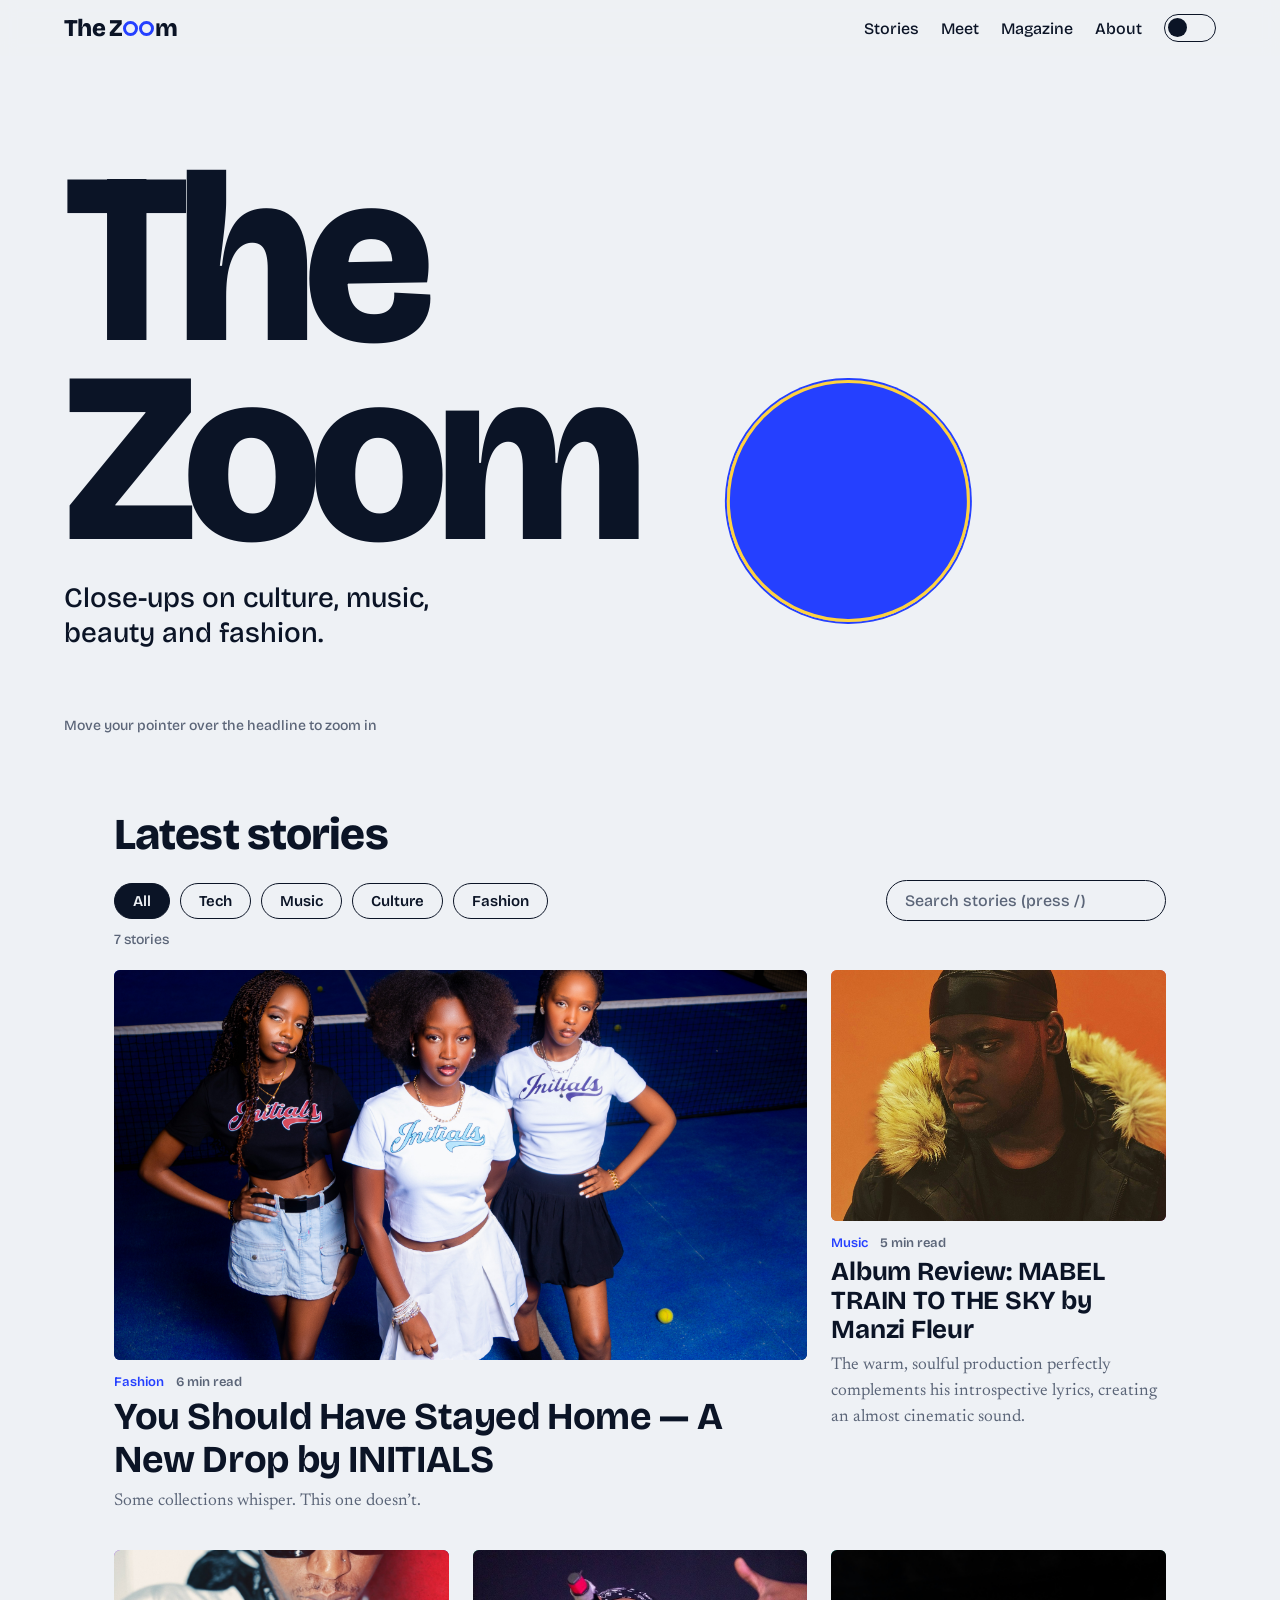
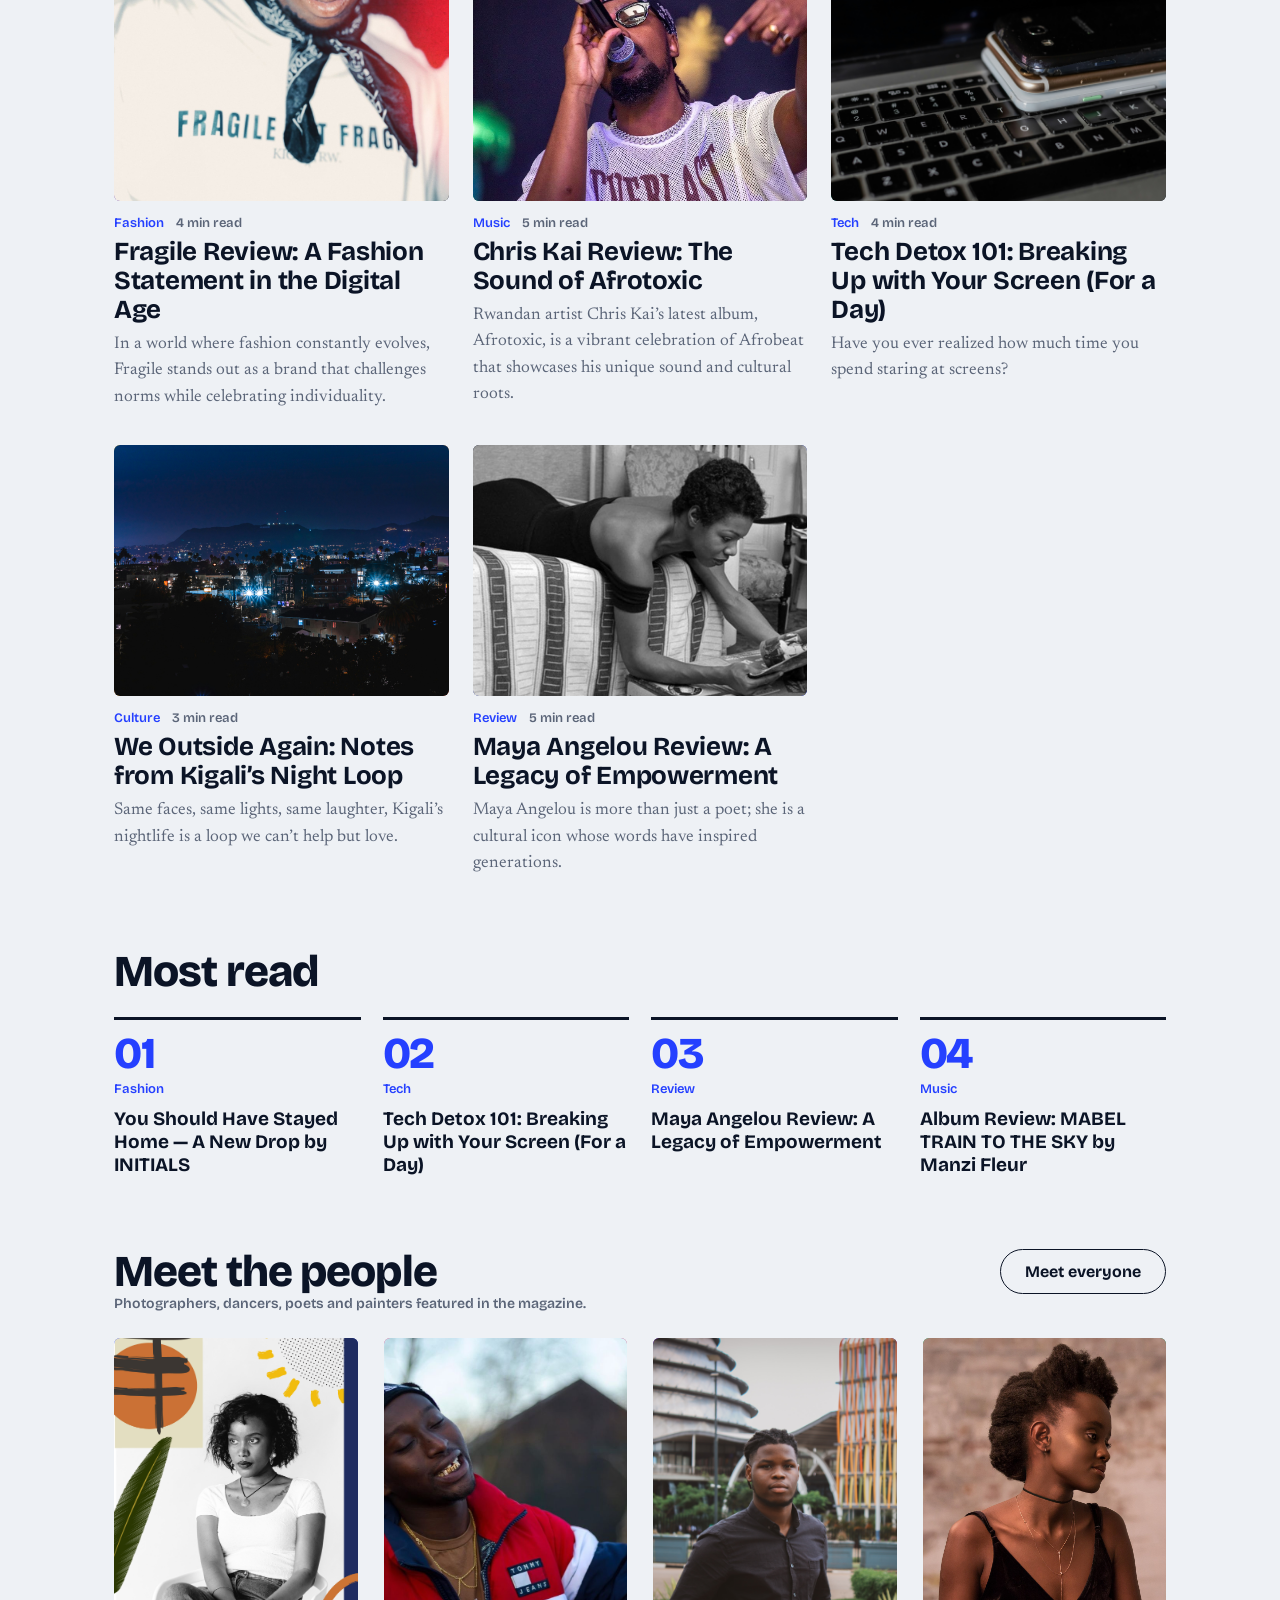
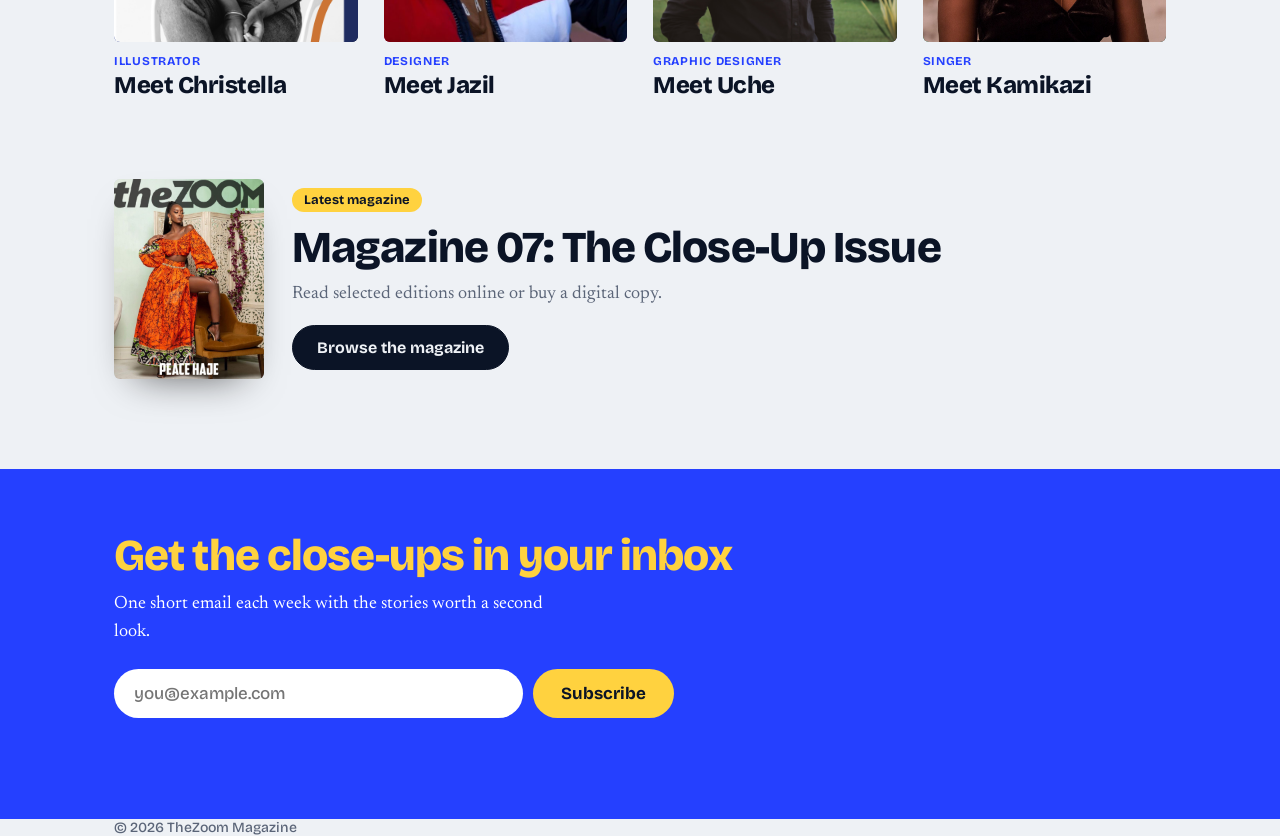
<file: index.html>
<!DOCTYPE html>
<html lang="en">
<head>
<meta charset="utf-8">
<meta name="viewport" content="width=device-width, initial-scale=1">
<title>TheZoom Magazine</title>
<meta name="description" content=" Where style gets a close-up.">
<meta name="theme-color" content="#2540ff">
<script src="theme.js"></script>
<link rel="preconnect" href="https://fonts.googleapis.com">
<link rel="preconnect" href="https://fonts.gstatic.com" crossorigin>
<link href="https://fonts.googleapis.com/css2?family=Bricolage+Grotesque:opsz,wght@12..96,400..800&family=Newsreader:opsz,wght@6..72,400..600&display=swap" rel="stylesheet">
<link rel="stylesheet" href="style.css">
</head>
<body>
<div id="bar"></div>
<header id="head">
  <a class="logo" href="#top" aria-label="TheZoom Magazine, back to top">The Z<span class="o"></span><span class="o"></span>m</a>
  <nav><a href="#stories">Stories</a><a href="meet.html">Meet</a><a href="magazine.html">Magazine</a><a href="about.html">About</a><button class="theme" id="theme" role="switch" aria-checked="false" aria-label="Dark mode"></button></nav>
</header>

<main id="top">
  <section class="hero" id="hero" aria-label="TheZoom Magazine">
    <div class="wide">
      <h1 class="mast">The<br>Zoom</h1>
      <p class="tag">Close-ups on culture, music, beauty and fashion.</p>
    </div>
    <div class="lens" aria-hidden="true">
      <div class="inner">
        <div class="mast">The<br>Zoom</div>
        <p class="tag">Close-ups on culture, music, beauty and fashion.</p>
      </div>
    </div>
    <div class="ring" aria-hidden="true"></div>
    <p class="hint" id="hint">Move your pointer over the headline to zoom in</p>
  </section>

  <section class="wrap" id="stories">
    <h2>Latest stories</h2>
    <div class="tools">
    <div class="chips" role="group" aria-label="Filter stories by topic">
      <button class="chip" data-f="All" aria-pressed="true">All</button>
      <button class="chip" data-f="Tech" aria-pressed="false">Tech</button>
      <button class="chip" data-f="Music" aria-pressed="false">Music</button>
      <button class="chip" data-f="Culture" aria-pressed="false">Culture</button>
      <button class="chip" data-f="Fashion" aria-pressed="false">Fashion</button>
    </div>
    <input class="search" id="q" type="search" placeholder="Search stories (press /)" aria-label="Search stories" autocomplete="off">
    </div>
    <p class="count" id="count" aria-live="polite"></p>
    <div class="grid" id="grid"><noscript>Turn on JavaScript to read the stories.</noscript></div>
  </section>

  <section class="wrap" id="popular">
    <h2>Most read</h2>
    <ol class="top" id="mostread"></ol>
  </section>

  <section class="wrap" id="meetteaser">
    <div class="shead"><h2>Meet the people</h2><a class="btn" href="meet.html">Meet everyone</a></div>
    <p class="imeta">Photographers, dancers, poets and painters featured in the magazine.</p>
    <div class="meet-row" id="meetrow"></div>
  </section>

  <section class="wrap teaser">
    <a class="cover" href="magazine.html" aria-label="Open the latest magazine"><img src="assets/images/magazine/covers/issue-07.jpg" alt="Cover of Magazine 07: The Close-Up Issue" loading="lazy" onerror="this.remove()"></a>
    <div><span class="badge">Latest magazine</span><h2>Magazine 07: The Close-Up Issue</h2><p>Read selected editions online or buy a digital copy.</p><a class="btn primary" href="magazine.html">Browse the magazine</a></div>
  </section>

  <section class="join" id="newsletter">
    <div class="wrap">
      <h2>Get the close-ups in your inbox</h2>
      <p>One short email each week with the stories worth a second look.</p>
      <form id="form" novalidate>
        <input id="email" type="email" placeholder="you@example.com" aria-label="Email address" autocomplete="email">
        <button type="submit">Subscribe</button>
      </form>
      <p id="note" role="status"></p>
    </div>
  </section>
</main>

<footer class="wrap"><span>&copy; <span id="year">2026</span> TheZoom Magazine</span></footer>

<script src="config.js"></script>
<script src="stories.js"></script>
<script src="meet.js"></script>
<script src="script.js"></script>
</body>
</html>
</file>
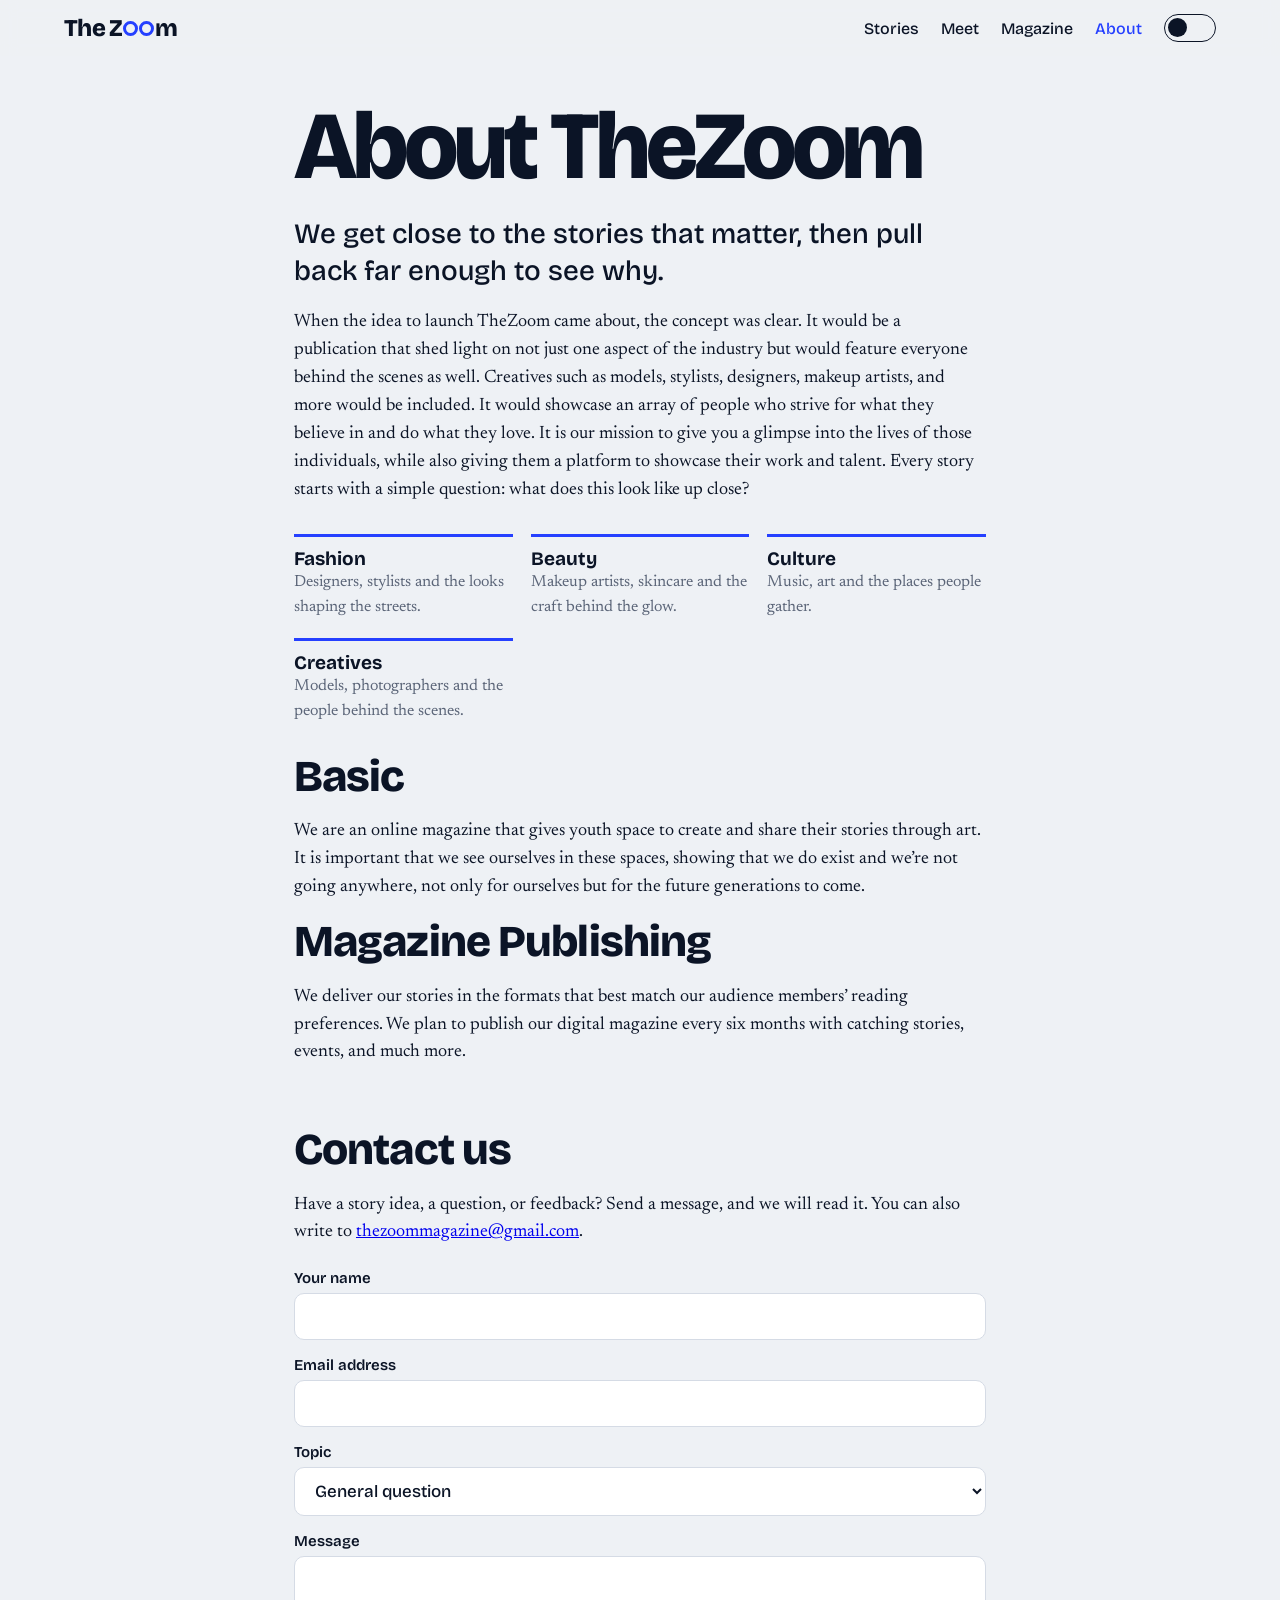
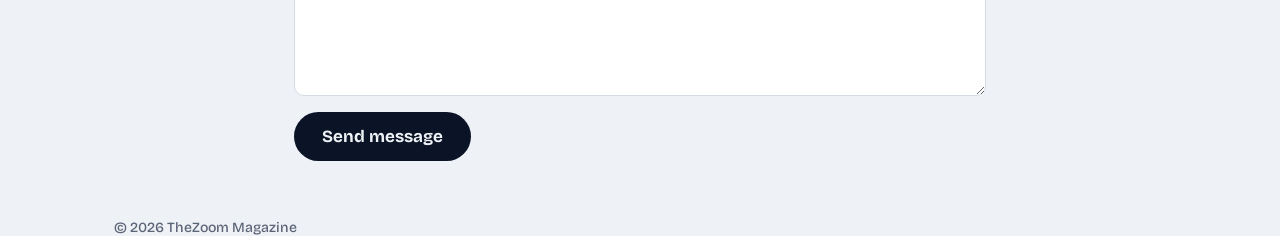
<file: about.html>
<!DOCTYPE html>
<html lang="en">
<head>
<meta charset="utf-8">
<meta name="viewport" content="width=device-width, initial-scale=1">
<title>About and Contact | TheZoom Magazine</title>
<meta name="description" content="About TheZoom Magazine and how to get in touch.">
<meta name="theme-color" content="#2540ff">
<script src="theme.js"></script>
<link rel="preconnect" href="https://fonts.googleapis.com">
<link rel="preconnect" href="https://fonts.gstatic.com" crossorigin>
<link href="https://fonts.googleapis.com/css2?family=Bricolage+Grotesque:opsz,wght@12..96,400..800&family=Newsreader:opsz,wght@6..72,400..600&display=swap" rel="stylesheet">
<link rel="stylesheet" href="style.css">
</head>
<body>
<header>
  <a class="logo" href="index.html" aria-label="The Zoom Magazine, home">The Z<span class="o"></span><span class="o"></span>m</a>
  <nav><a href="index.html#stories">Stories</a><a href="meet.html">Meet</a><a href="magazine.html">Magazine</a><a href="about.html" aria-current="page">About</a><button class="theme" id="theme" role="switch" aria-checked="false" aria-label="Dark mode"></button></nav>
</header>

<main class="wrap page">
  <h1>About TheZoom</h1>
  <p class="lead">We get close to the stories that matter, then pull back far enough to see why.</p>
  <p>When the idea to launch TheZoom came about, the concept was clear. It would be a publication that shed light on not just one aspect of the industry but would feature everyone behind the scenes as well. Creatives such as models, stylists, designers, makeup artists, and more would be included. It would showcase an array of people who strive for what they believe in and do what they love. It is our mission to give you a glimpse into the lives of those individuals, while also giving them a platform to showcase their work and talent. Every story starts with a simple question: what does this look like up close?</p>
  
  <ul class="topics">
    <li><strong>Fashion</strong>Designers, stylists and the looks shaping the streets.</li>
    <li><strong>Beauty</strong>Makeup artists, skincare and the craft behind the glow.</li>
    <li><strong>Culture</strong>Music, art and the places people gather.</li>
    <li><strong>Creatives</strong>Models, photographers and the people behind the scenes.</li>
  </ul>
    <h2>Basic</h2>
    <p>We are an online magazine that gives youth space to create and share their stories through art. It is important that we see ourselves in these spaces, showing that we do exist and we’re not going anywhere, not only for ourselves but for the future generations to come.</p>
   <h2>Magazine Publishing</h2>
    <p>We deliver our stories in the formats that best match our audience members’ reading preferences. We plan to publish our digital magazine every six months with catching stories, events, and much more. </p>
    
  <section class="contact" id="contact">
    <h2>Contact us</h2>
    <p>Have a story idea, a question, or feedback? Send a message, and we will read it. You can also write to <a href="mailto:thezoommagazine@gmail.com">thezoommagazine@gmail.com</a>.</p>
    <form id="cform" class="cform" novalidate>
      <div class="field"><label for="cname">Your name</label><input id="cname" autocomplete="name"></div>
      <div class="field"><label for="cemail">Email address</label><input id="cemail" type="email" autocomplete="email"></div>
      <div class="field"><label for="ctopic">Topic</label>
        <select id="ctopic"><option>General question</option><option>Story idea</option><option>Advertising</option><option>Report a problem</option></select></div>
      <div class="field"><label for="cmsg">Message</label><textarea id="cmsg"></textarea></div>
      <button type="submit">Send message</button>
      <p id="cnote" role="status"></p>
    </form>
  </section>
</main>

<footer class="wrap"><span>&copy; <span id="year">2026</span> TheZoom Magazine</span></footer>
<script src="config.js"></script>
<script>
// The email address comes from config.js. Sending opens the visitor's email app.
const TO = SITE.email;
const $ = id => document.getElementById(id);
$('year').textContent = new Date().getFullYear();
$('mailink').href = 'mailto:' + TO; $('mailink').textContent = TO;
$('cform').addEventListener('submit', e => {
  e.preventDefault();
  const name = $('cname').value.trim(), email = $('cemail').value.trim(), msg = $('cmsg').value.trim(), topic = $('ctopic').value;
  let err = '';
  if (!name) err = 'Please enter your name.';
  else if (!/^[^\s@]+@[^\s@]+\.[^\s@]+$/.test(email)) err = 'Enter a valid email address, like name@example.com.';
  else if (msg.length < 10) err = 'Write a message of at least 10 characters.';
  $('cnote').textContent = err || 'Opening your email app so you can send this message.';
  if (!err) location.href = 'mailto:' + TO + '?subject=' + encodeURIComponent('The Zoom: ' + topic) + '&body=' + encodeURIComponent(msg + '\n\nFrom ' + name + ' (' + email + ')');
});
</script>
</body>
</html>
</file>
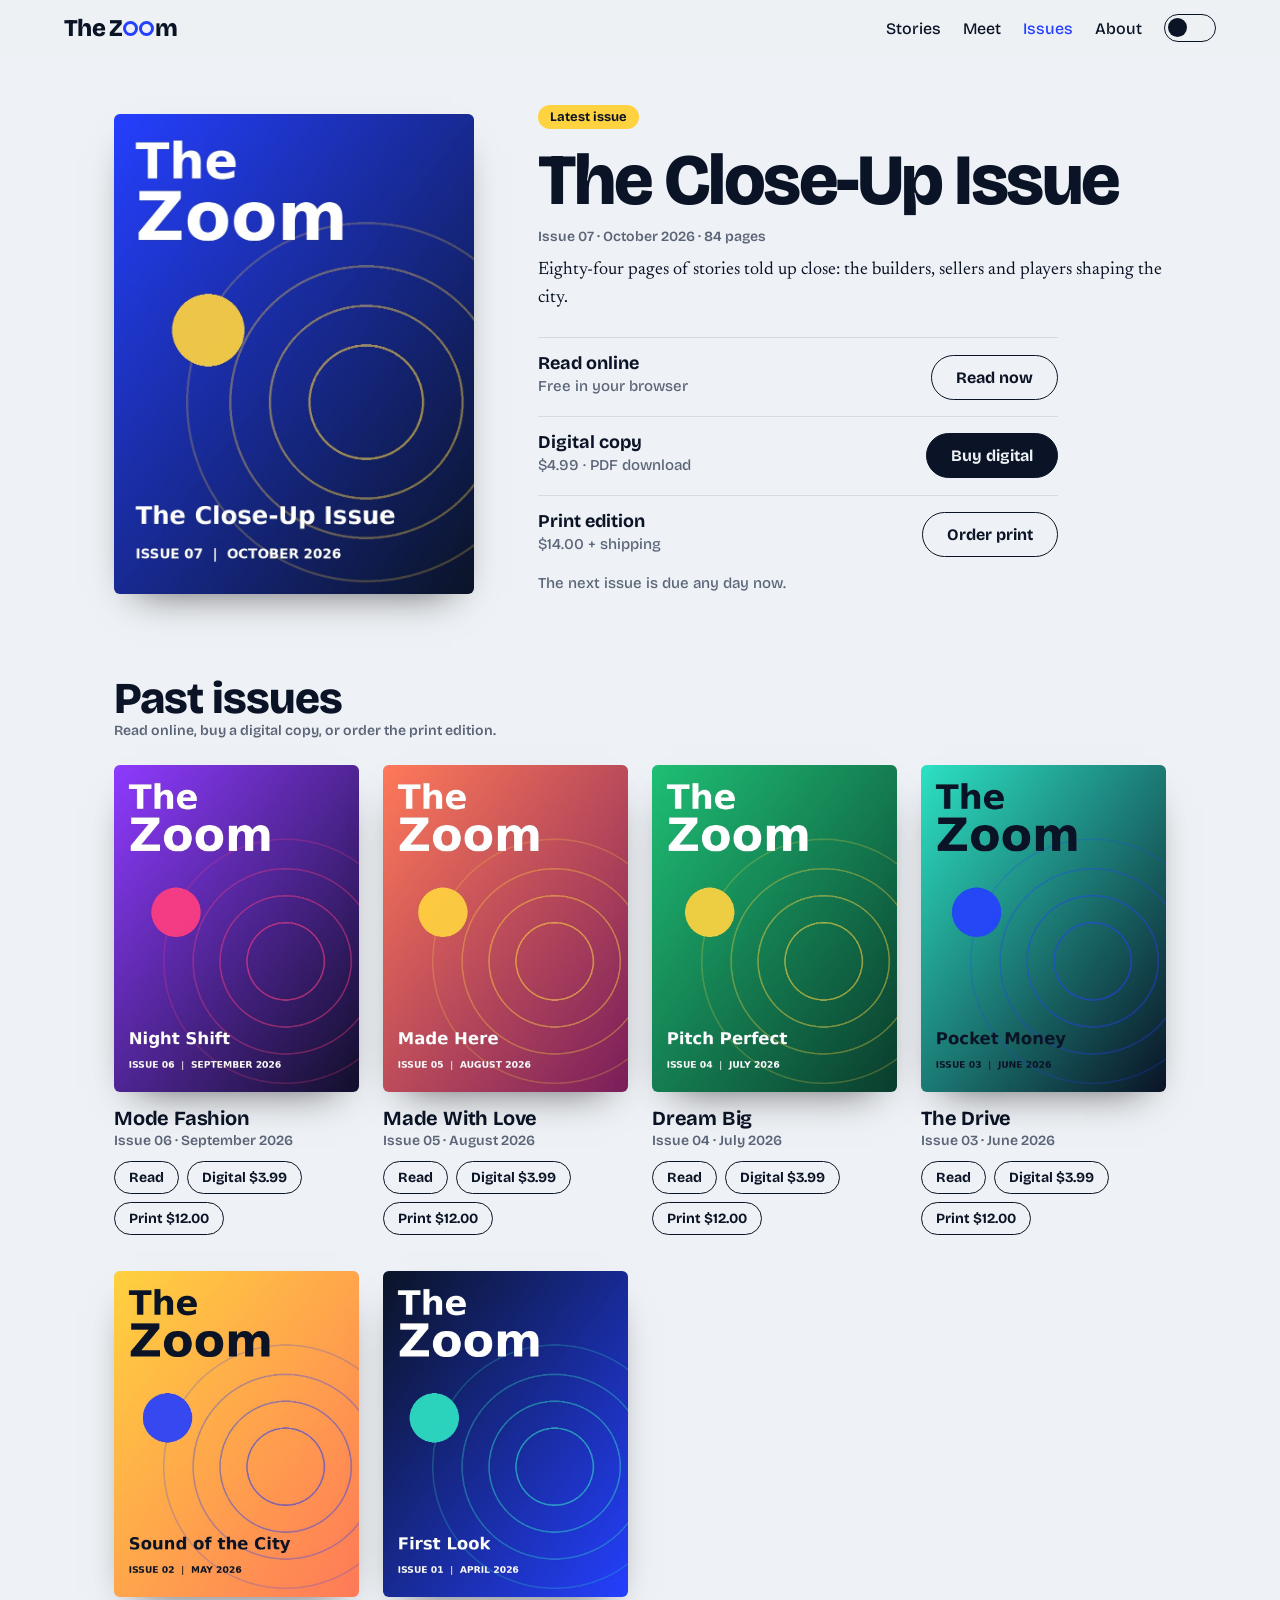
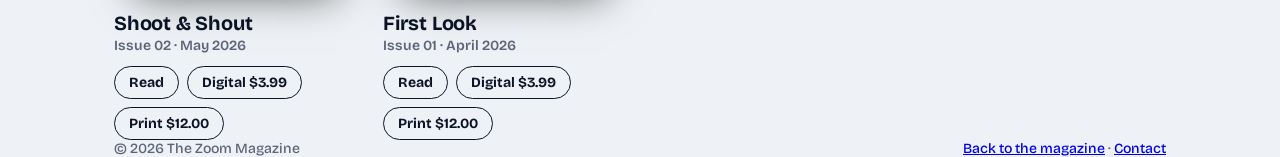
<file: issues.html>
<!DOCTYPE html>
<html lang="en">
<head>
<meta charset="utf-8">
<meta name="viewport" content="width=device-width, initial-scale=1">
<title>Issues | The Zoom Magazine</title>
<meta name="description" content="Read the latest issue of The Zoom Magazine online, or buy a digital copy or print edition.">
<meta name="theme-color" content="#2540ff">
<script src="theme.js"></script>
<link rel="preconnect" href="https://fonts.googleapis.com">
<link rel="preconnect" href="https://fonts.gstatic.com" crossorigin>
<link href="https://fonts.googleapis.com/css2?family=Bricolage+Grotesque:opsz,wght@12..96,400..800&family=Newsreader:opsz,wght@6..72,400..600&display=swap" rel="stylesheet">
<link rel="stylesheet" href="style.css">
</head>
<body>
<header>
  <a class="logo" href="index.html" aria-label="The Zoom Magazine, home">The Z<span class="o"></span><span class="o"></span>m</a>
  <nav><a href="index.html#stories">Stories</a><a href="meet.html">Meet</a><a href="issues.html" aria-current="page">Issues</a><a href="about.html">About</a><button class="theme" id="theme" role="switch" aria-checked="false" aria-label="Dark mode"></button></nav>
</header>

<main>
  <section class="wrap latest" id="latest"></section>
  <section class="wrap" id="archive">
    <h2>Past issues</h2>
    <p class="imeta">Read online, buy a digital copy, or order the print edition.</p>
    <div class="shelf" id="shelf"></div>
  </section>
</main>

<footer class="wrap">
  <span>&copy; <span id="year">2026</span> The Zoom Magazine</span>
  <span><a href="index.html">Back to the magazine</a> &middot; <a href="about.html#contact">Contact</a></span>
</footer>

<dialog id="viewer" aria-labelledby="vt">
  <div class="vbar"><span id="vt"></span><span><a class="btn" id="vo" target="_blank" rel="noopener">Open in new tab</a><button class="btn" id="vc">Close</button></span></div>
  <iframe id="vf" title="Magazine reader"></iframe>
</dialog>

<dialog id="order" aria-labelledby="ot">
  <form id="oform" class="cform" novalidate>
    <h2 id="ot">Order</h2>
    <p class="imeta" id="os"></p>
    <div class="field"><label for="oname">Your name</label><input id="oname" autocomplete="name"></div>
    <div class="field"><label for="oemail">Email address</label><input id="oemail" type="email" autocomplete="email"></div>
    <div class="field" data-print hidden><label for="oqty">Copies</label><input id="oqty" type="number" min="1" max="10" value="1"></div>
    <div class="field" data-print hidden><label for="oaddr">Delivery address</label><textarea id="oaddr"></textarea></div>
    <button type="submit">Send order request</button><button type="button" class="alt" id="oc">Cancel</button>
    <p id="onote" role="status"></p>
  </form>
</dialog>
<script src="config.js"></script>
<script src="issues.js"></script>
</body>
</html>
</file>
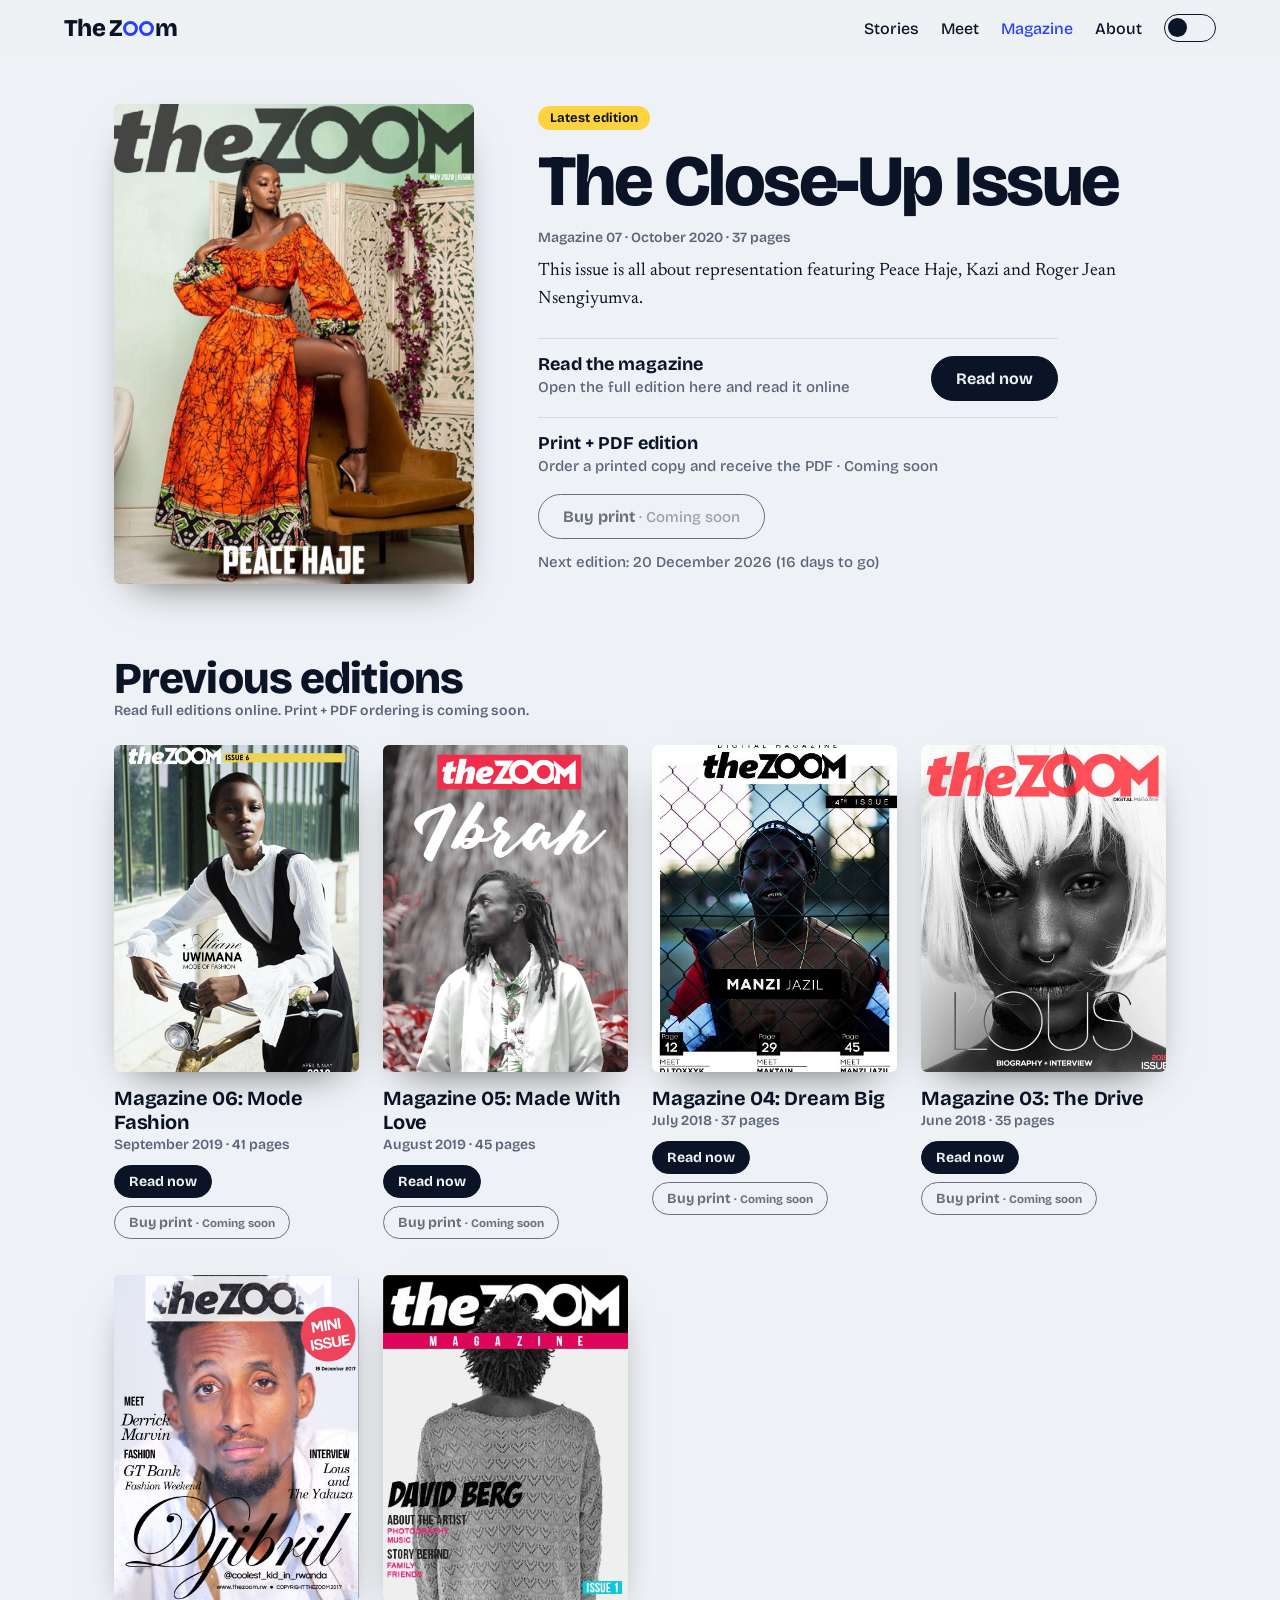
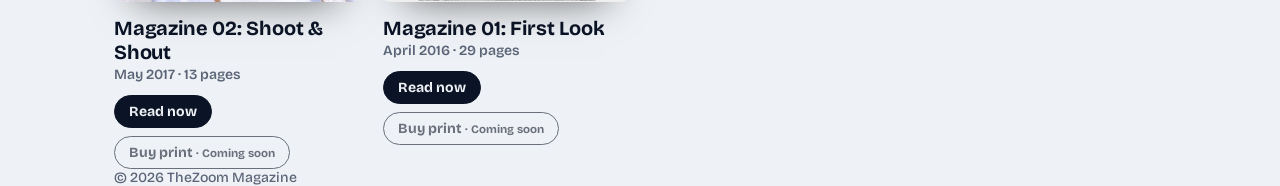
<file: magazine.html>
<!DOCTYPE html>
<html lang="en">
<head>
<meta charset="utf-8">
<meta name="viewport" content="width=device-width, initial-scale=1">
<title>Magazine | TheZoom Magazine</title>
<meta name="description" content="Browse TheZoom Magazine editions and read full issues online. Print and PDF ordering is coming soon.">
<meta name="theme-color" content="#2540ff">
<script src="theme.js"></script>
<link rel="preconnect" href="https://fonts.googleapis.com">
<link rel="preconnect" href="https://fonts.gstatic.com" crossorigin>
<link href="https://fonts.googleapis.com/css2?family=Bricolage+Grotesque:opsz,wght@12..96,400..800&family=Newsreader:opsz,wght@6..72,400..600&display=swap" rel="stylesheet">
<link rel="stylesheet" href="style.css">
</head>
<body>
<header>
  <a class="logo" href="index.html" aria-label="The Zoom Magazine, home">The Z<span class="o"></span><span class="o"></span>m</a>
  <nav><a href="index.html#stories">Stories</a><a href="meet.html">Meet</a><a href="magazine.html" aria-current="page">Magazine</a><a href="about.html">About</a><button class="theme" id="theme" role="switch" aria-checked="false" aria-label="Dark mode"></button></nav>
</header>

<main>
  <section class="wrap latest" id="latest"></section>
  <section class="wrap" id="archive">
    <h2>Previous editions</h2>
    <p class="imeta">Read full editions online. Print + PDF ordering is coming soon.</p>
    <div class="shelf" id="shelf"></div>
  </section>
</main>

<footer class="wrap"><span>&copy; <span id="year">2026</span> TheZoom Magazine</span></footer>

<dialog id="viewer" aria-labelledby="vt">
  <div class="vbar"><span id="vt"></span><span><a class="btn" id="vo" target="_blank" rel="noopener">Open in new tab</a><button class="btn" id="vc">Close</button></span></div>
  <iframe id="vf" title="Magazine reader"></iframe>
</dialog>

<script src="config.js"></script>
<script src="magazine.js"></script>
</body>
</html>
</file>
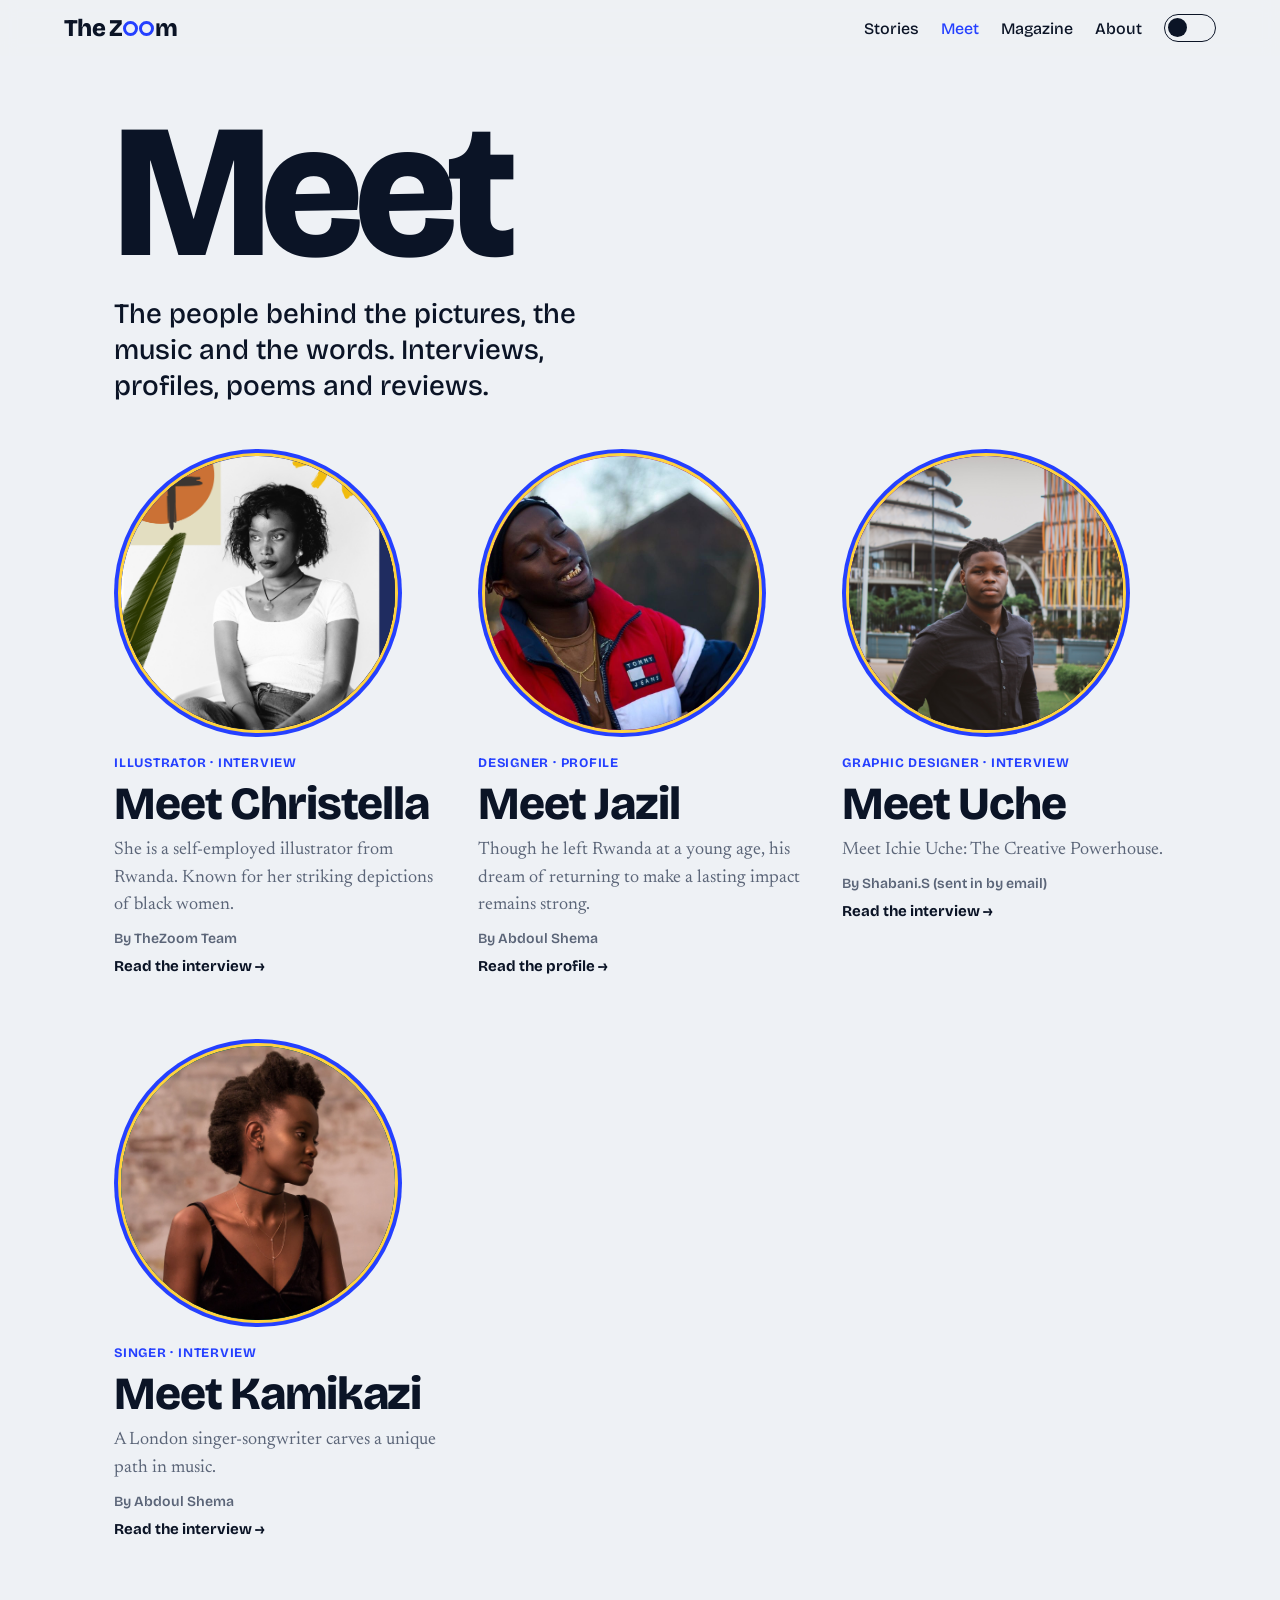
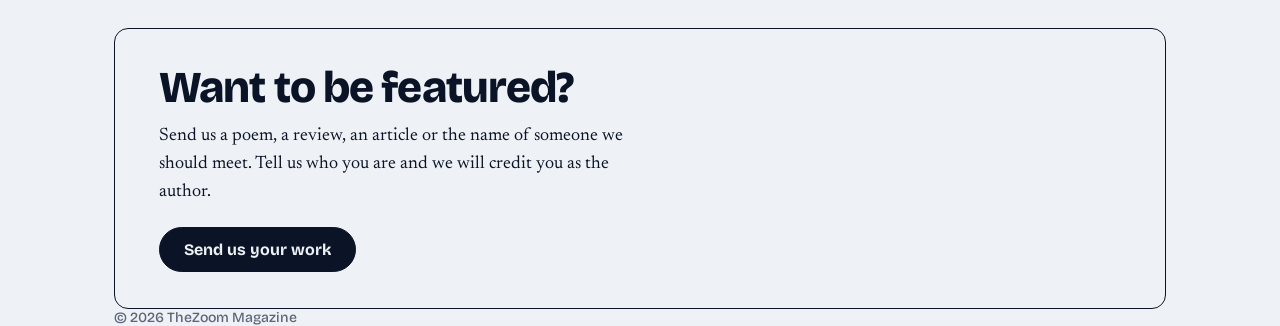
<file: meet.html>
<!DOCTYPE html>
<html lang="en">
<head>
<meta charset="utf-8">
<meta name="viewport" content="width=device-width, initial-scale=1">
<title>Meet | The Zoom Magazine</title>
<meta name="description" content="Meet the people featured in The Zoom Magazine: photographers, dancers, poets and painters.">
<meta name="theme-color" content="#2540ff">
<script src="theme.js"></script>
<link rel="preconnect" href="https://fonts.googleapis.com">
<link rel="preconnect" href="https://fonts.gstatic.com" crossorigin>
<link href="https://fonts.googleapis.com/css2?family=Bricolage+Grotesque:opsz,wght@12..96,400..800&family=Newsreader:opsz,wght@6..72,400..600&display=swap" rel="stylesheet">
<link rel="stylesheet" href="style.css">
</head>
<body>
<header>
  <a class="logo" href="index.html" aria-label="The Zoom Magazine, home">The Z<span class="o"></span><span class="o"></span>m</a>
  <nav><a href="index.html#stories">Stories</a><a href="meet.html" aria-current="page">Meet</a><a href="magazine.html">Magazine</a><a href="about.html">About</a><button class="theme" id="theme" role="switch" aria-checked="false" aria-label="Dark mode"></button></nav>
</header>

<main>
  <section class="wrap meet-hero">
    <h1>Meet</h1>
    <p class="lead">The people behind the pictures, the music and the words. Interviews, profiles, poems and reviews.</p>
  </section>
  <section class="wrap">
    <div class="people" id="people"></div>
  </section>
  <section class="wrap contribute">
    <h2>Want to be featured?</h2>
    <p>Send us a poem, a review, an article or the name of someone we should meet. Tell us who you are and we will credit you as the author.</p>
    <a class="btn primary" id="send" href="#">Send us your work</a>
  </section>
</main>

<footer class="wrap"><span>&copy; <span id="year">2026</span> TheZoom Magazine</span></footer>
<script src="config.js"></script>
<script src="stories.js"></script>
<script src="meet.js"></script>
<script>
const $ = id => document.getElementById(id);
$('people').innerHTML = MEET.map(p =>
  `<article class="person"><div class="art portrait" style="--a:${p.colors[0]};--b:${p.colors[1]};--c:${p.colors[2]}"><i></i>${photoTag(p)}</div>` +
  `<span class="role">${p.role} · ${p.cat}</span><h2><a href="person.html?id=${p.id}">${p.title}</a></h2><p>${p.dek}</p>` +
  `<span class="by">By ${p.author}</span><span class="go">Read the ${p.cat.toLowerCase()} →</span></article>`).join('');
$('send').href = 'mailto:' + SITE.email + '?subject=' + encodeURIComponent('Meet The Zoom: my submission') +
  '&body=' + encodeURIComponent('Your name:\nType (poem, review, article or interview):\nWho is it about:\n\nPaste your piece below, or attach it to this email.');
$('year').textContent = new Date().getFullYear();
</script>
</body>
</html>
</file>
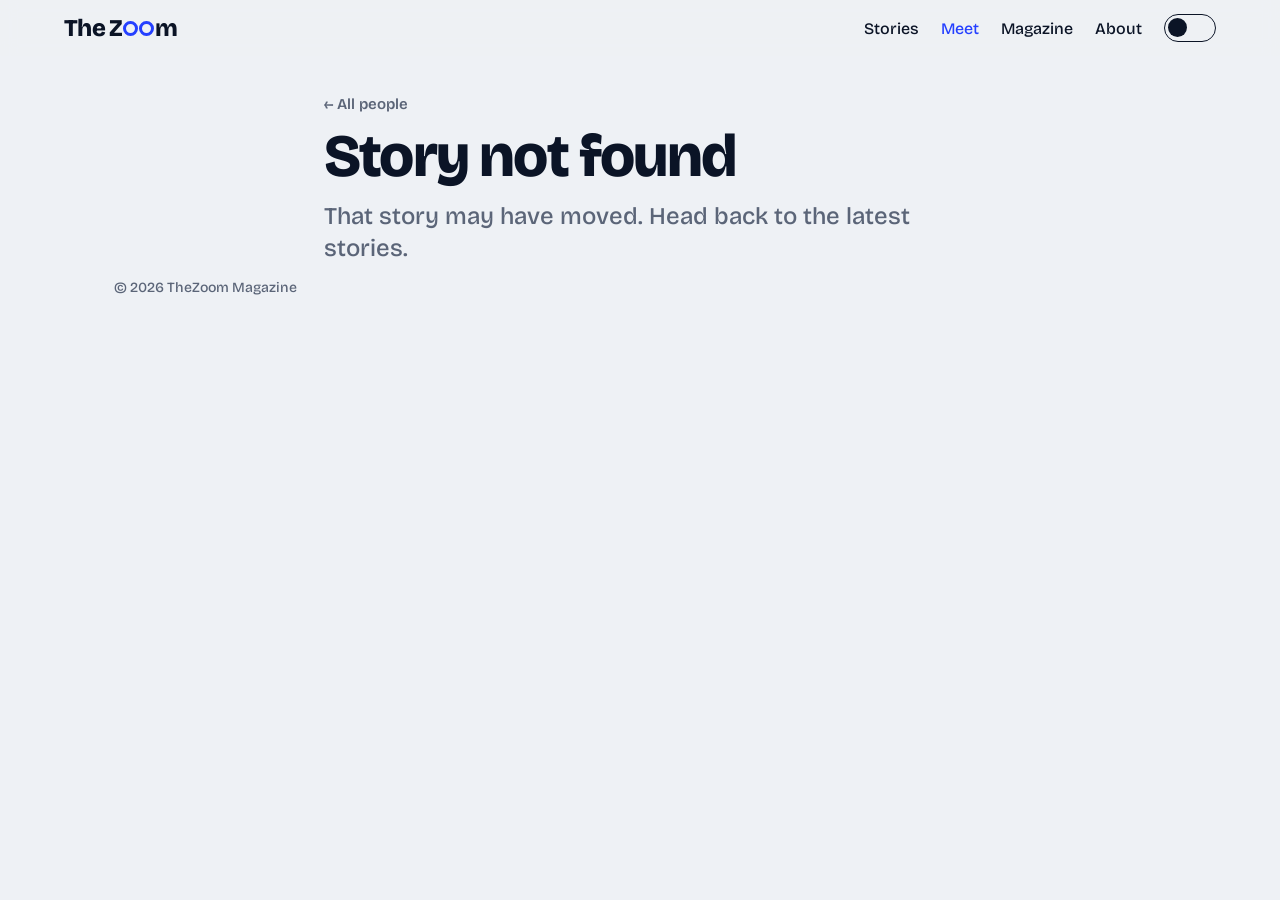
<file: person.html>
<!DOCTYPE html>
<html lang="en">
<head>
<meta charset="utf-8">
<meta name="viewport" content="width=device-width, initial-scale=1">
<title>Meet | The Zoom Magazine</title>
<meta name="description" content="A story from The Zoom Magazine.">
<meta name="theme-color" content="#2540ff">
<script src="theme.js"></script>
<link rel="preconnect" href="https://fonts.googleapis.com">
<link rel="preconnect" href="https://fonts.gstatic.com" crossorigin>
<link href="https://fonts.googleapis.com/css2?family=Bricolage+Grotesque:opsz,wght@12..96,400..800&family=Newsreader:opsz,wght@6..72,400..600&display=swap" rel="stylesheet">
<link rel="stylesheet" href="style.css">
</head>
<body>
<div id="bar"></div>
<header>
  <a class="logo" href="index.html" aria-label="The Zoom Magazine, home">The Z<span class="o"></span><span class="o"></span>m</a>
  <nav><a href="index.html#stories">Stories</a><a href="meet.html" aria-current="page">Meet</a><a href="magazine.html">Magazine</a><a href="about.html">About</a><button class="theme" id="theme" role="switch" aria-checked="false" aria-label="Dark mode"></button></nav>
</header>

<main>
  <article class="wrap article" id="story"></article>
  <section class="wrap more" id="more" hidden>
    <h2>More people to meet</h2>
    <div class="grid" id="related"></div>
  </section>
</main>

<footer class="wrap"><span>&copy; <span id="year">2026</span> TheZoom Magazine</span></footer>

<aside class="pop" id="pop" role="dialog" aria-labelledby="pt" hidden>
  <button class="pclose" id="pclose" type="button" aria-label="Close">&times;</button>
  <h2 id="pt">Enjoying this story?</h2>
  <p>Get one short email each week with the stories worth a second look.</p>
  <form id="pform" novalidate>
    <input id="pemail" type="email" placeholder="you@example.com" aria-label="Email address" autocomplete="email">
    <button type="submit">Subscribe</button>
  </form>
  <p id="pnote" role="status"></p>
</aside>
<script src="config.js"></script>
<script src="stories.js"></script>
<script src="meet.js"></script>
<script>
window.STORY_LIST = MEET; window.STORY_BASE = 'person.html'; window.STORY_BACK = ['meet.html', '← All people'];
</script>
<script src="story.js"></script>
</body>
</html>
</file>
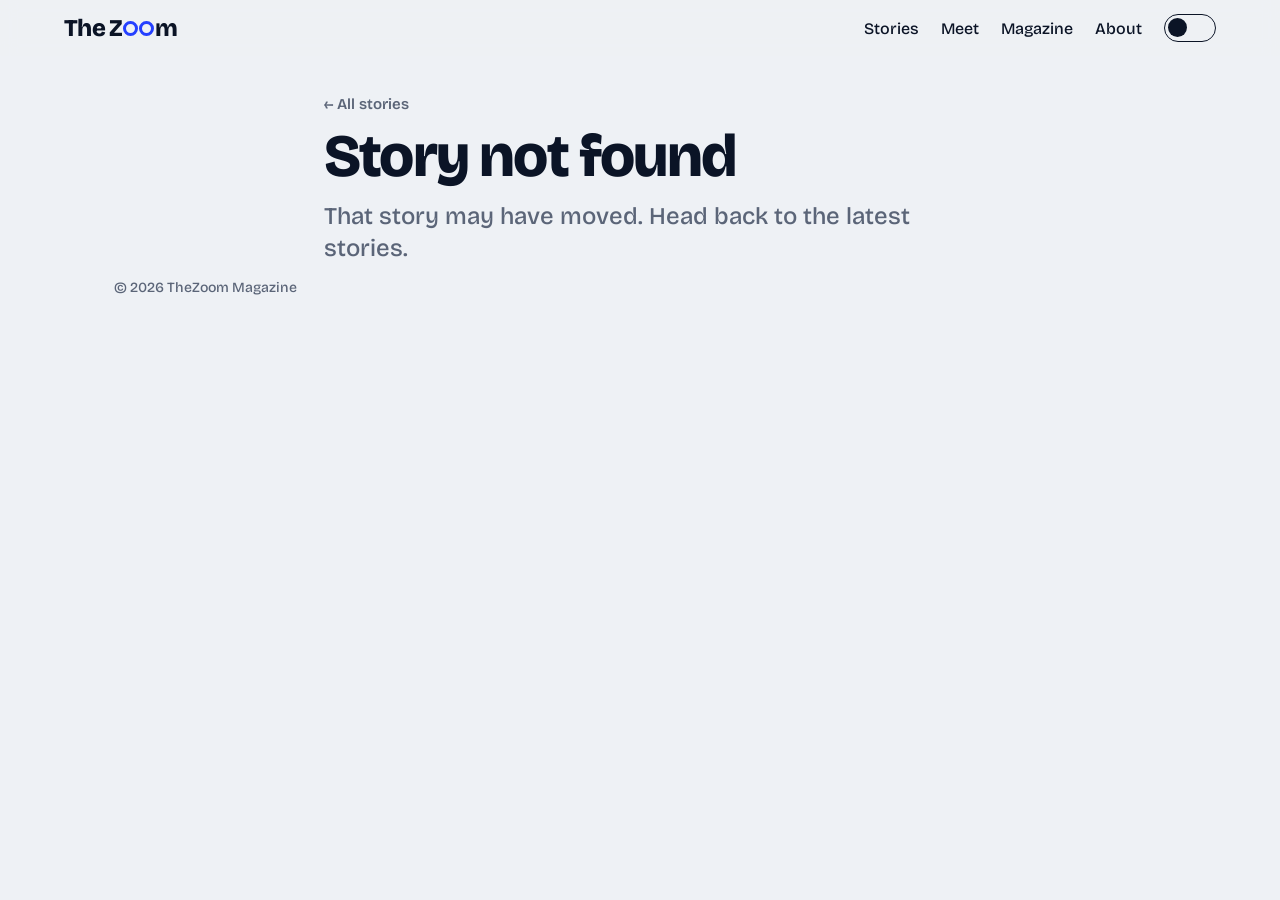
<file: story.html>
<!DOCTYPE html>
<html lang="en">
<head>
<meta charset="utf-8">
<meta name="viewport" content="width=device-width, initial-scale=1">
<title>Story | The Zoom Magazine</title>
<meta name="description" content="A story from The Zoom Magazine.">
<meta name="theme-color" content="#2540ff">
<script src="theme.js"></script>
<link rel="preconnect" href="https://fonts.googleapis.com">
<link rel="preconnect" href="https://fonts.gstatic.com" crossorigin>
<link href="https://fonts.googleapis.com/css2?family=Bricolage+Grotesque:opsz,wght@12..96,400..800&family=Newsreader:opsz,wght@6..72,400..600&display=swap" rel="stylesheet">
<link rel="stylesheet" href="style.css">
</head>
<body>
<div id="bar"></div>
<header>
  <a class="logo" href="index.html" aria-label="The Zoom Magazine, home">The Z<span class="o"></span><span class="o"></span>m</a>
  <nav><a href="index.html#stories">Stories</a><a href="meet.html">Meet</a><a href="magazine.html">Magazine</a><a href="about.html">About</a><button class="theme" id="theme" role="switch" aria-checked="false" aria-label="Dark mode"></button></nav>
</header>

<main>
  <article class="wrap article" id="story"></article>
  <section class="wrap more" id="more" hidden>
    <h2>Keep reading</h2>
    <div class="grid" id="related"></div>
  </section>
</main>

<footer class="wrap"><span>&copy; <span id="year">2026</span> TheZoom Magazine</span></footer>

<aside class="pop" id="pop" role="dialog" aria-labelledby="pt" hidden>
  <button class="pclose" id="pclose" type="button" aria-label="Close">&times;</button>
  <h2 id="pt">Enjoying this story?</h2>
  <p>Get one short email each week with the stories worth a second look.</p>
  <form id="pform" novalidate>
    <input id="pemail" type="email" placeholder="you@example.com" aria-label="Email address" autocomplete="email">
    <button type="submit">Subscribe</button>
  </form>
  <p id="pnote" role="status"></p>
</aside>
<script src="config.js"></script>
<script src="stories.js"></script>
<script src="story.js"></script>
</body>
</html>
</file>
<file: style.css>
:root{color-scheme:light;--paper:#eef1f5;--ink:#0b1426;--blue:#2540ff;--sun:#ffd23f;--mute:#5b6578;--line:#d5dbe5;--head-bg:#eef1f5e8;--lens-bg:#2540ff;--lens-ink:#ffd23f;--band:#2540ff;--field:#fff;
--head:"Bricolage Grotesque","Arial Black",system-ui,sans-serif;--body:"Newsreader",Georgia,serif}
[data-theme=dark]{color-scheme:dark;--paper:#0b1220;--ink:#e8edf7;--blue:#8a9bff;--mute:#9aa6bd;--line:#26314a;--head-bg:#0b1220e8;--lens-bg:#ffd23f;--lens-ink:#0b1220;--band:#1b2870;--field:#141d33}
*{box-sizing:border-box}
html{scroll-behavior:smooth}
body{margin:0;background:var(--paper);color:var(--ink);font:400 18px/1.55 var(--body)}
:focus-visible{outline:3px solid var(--blue);outline-offset:3px}
.wrap{max-width:1180px;margin:0 auto;padding:0 5vw}
h1,h2,h3{margin:0}
h2{font:800 clamp(28px,4vw,44px)/1.05 var(--head);letter-spacing:-.02em}
#bar{position:fixed;top:0;left:0;width:100%;height:3px;background:var(--blue);transform:scaleX(0);transform-origin:left;z-index:30}
header{position:sticky;top:0;z-index:20;display:flex;justify-content:space-between;align-items:center;padding:14px 5vw;background:var(--head-bg);backdrop-filter:blur(8px);transition:transform .3s}
header.hide{transform:translateY(-100%)}
.logo{font:800 24px var(--head);letter-spacing:-.03em;color:var(--ink);text-decoration:none}
.o{display:inline-block;width:.62em;height:.62em;border:.13em solid var(--blue);border-radius:50%;margin:0 .03em}
nav{display:flex;gap:22px;align-items:center}
nav a[aria-current]{color:var(--blue)}
.theme{position:relative;width:52px;height:28px;padding:0;border:1.5px solid var(--ink);border-radius:999px;background:transparent;cursor:pointer}
.theme::after{content:"";position:absolute;top:3px;left:3px;width:19px;height:19px;border-radius:50%;background:var(--ink);transition:transform .25s,background .25s}
.theme[aria-checked=true]::after{transform:translateX(24px);background:var(--sun)}
nav a{font:500 16px var(--head);color:var(--ink);text-decoration:none}
nav a:hover{color:var(--blue)}
section{scroll-margin-top:60px}

.hero{position:relative;height:min(84vh,700px);overflow:hidden;cursor:crosshair;touch-action:pan-y;--x:70%;--y:50%;--r:0px}
.wide,.lens .inner{position:absolute;inset:0;display:flex;flex-direction:column;justify-content:center;padding:0 5vw}
.mast{font:800 clamp(80px,19vw,260px)/.82 var(--head);letter-spacing:-.045em}
.tag{font:500 clamp(18px,2.4vw,28px)/1.25 var(--head);margin:22px 0 0;max-width:22ch}
.lens{position:absolute;inset:0;background:var(--lens-bg);color:var(--lens-ink);clip-path:circle(var(--r) at var(--x) var(--y));pointer-events:none}
.lens .inner{transform:scale(1.7);transform-origin:var(--x) var(--y)}
.ring{position:absolute;left:var(--x);top:var(--y);width:calc(var(--r)*2);height:calc(var(--r)*2);transform:translate(-50%,-50%);border:3px solid var(--sun);border-radius:50%;box-shadow:0 0 0 2px var(--blue);pointer-events:none}
.hint{position:absolute;left:5vw;bottom:22px;margin:0;font:500 14px var(--head);color:var(--mute);transition:opacity .4s}
.hint.gone{opacity:0}

#stories{padding-top:56px}
.tools{display:flex;flex-wrap:wrap;gap:14px;justify-content:space-between;align-items:center;margin:22px 0 10px}
.chips{display:flex;flex-wrap:wrap;gap:10px}
.search{flex:0 1 280px;font:500 16px var(--head);padding:10px 18px;border:1.5px solid var(--ink);background:transparent}
.search::placeholder{color:var(--mute)}
.count{margin:0 0 22px;font:500 14px var(--head);color:var(--mute)}
.empty{grid-column:1/-1;color:var(--mute)}
.chip{font:600 15px var(--head);padding:8px 18px;border-radius:999px;border:1.5px solid var(--ink);background:transparent;color:var(--ink);cursor:pointer;transition:background .2s,color .2s}
.chip:hover{background:var(--line)}
.chip[aria-pressed=true]{background:var(--ink);color:var(--paper)}
.grid{display:grid;grid-template-columns:repeat(auto-fill,minmax(270px,1fr));gap:34px 24px;transition:opacity .18s,transform .18s}
.grid.swap{opacity:0;transform:translateY(8px)}
.feat{grid-column:span 2}
.card{position:relative}
.card:focus-within{outline:3px solid var(--blue);outline-offset:6px;border-radius:6px}
.art{position:relative;overflow:hidden;border-radius:6px;aspect-ratio:4/3;background:var(--b)}
.feat .art{aspect-ratio:16/9}
.art i{display:block;width:100%;height:100%;transition:transform .6s cubic-bezier(.2,.7,.2,1);
background:radial-gradient(circle at 72% 62%,transparent 0 20%,#ffffff66 20% 22%,transparent 23%),radial-gradient(circle at 28% 32%,var(--c) 0 14%,transparent 15%),linear-gradient(135deg,var(--a),var(--b))}
.art img{position:absolute;inset:0;width:100%;height:100%;object-fit:cover;transition:transform .6s cubic-bezier(.2,.7,.2,1)}
.card:hover .art i,.card:focus-within .art i,.card:hover .art img,.card:focus-within .art img{transform:scale(1.15)}
.meta{display:flex;gap:12px;font:600 13px var(--head);color:var(--mute);margin:14px 0 6px}
.cat{color:var(--blue)}
h3{font:700 clamp(20px,2.2vw,26px)/1.12 var(--head);letter-spacing:-.01em;margin-bottom:8px}
.feat h3{font-size:clamp(26px,3.2vw,38px)}
h3 a{color:inherit;text-decoration:none}
h3 a::after{content:"";position:absolute;inset:0}
.card p{margin:0;color:var(--mute);font-size:17px}

.join{background:var(--band);color:#fff;padding:64px 0;margin-top:90px}
.join h2{color:var(--sun)}
.join p{margin:12px 0 0;max-width:44ch}
.join :focus-visible{outline-color:var(--sun)}
form{display:flex;flex-wrap:wrap;gap:10px;margin-top:22px;max-width:560px}
input{flex:1 1 240px;font:500 17px var(--head);padding:14px 20px;border:0;border-radius:999px;background:var(--field);color:var(--ink)}
.join input{background:#fff;color:#0b1426}
form button{font:700 17px var(--head);padding:14px 28px;border:0;border-radius:999px;background:var(--sun);color:#0b1426;cursor:pointer}
form button:hover{background:#fff}
#note{min-height:1.6em;font:500 16px var(--head)}
footer{display:flex;flex-wrap:wrap;justify-content:space-between;gap:8px;padding-top:28px;padding-bottom:36px;font:500 14px var(--head);color:var(--mute)}

dialog{width:min(720px,92vw);max-height:88vh;padding:0;border:0;border-radius:12px;background:var(--paper);color:var(--ink);overflow:auto}
dialog::backdrop{background:#0b1426cc;backdrop-filter:blur(3px)}
dialog[open]{animation:pop .28s cubic-bezier(.2,.8,.2,1)}
@keyframes pop{from{opacity:0;transform:scale(.94)}}
.xbar{position:sticky;top:0;height:0;display:flex;justify-content:flex-end;z-index:2}
.x{margin:12px;font:700 14px var(--head);padding:8px 16px;border:0;border-radius:999px;background:var(--paper);color:var(--ink);cursor:pointer}
.rd-art{aspect-ratio:21/9;border-radius:0}
.rd-body{padding:6px 5vw 36px;max-width:620px;margin:0 auto}
.rd-body h2{margin-bottom:16px}
.rd-body p{margin:0 0 1em}

.page{max-width:820px;padding-top:48px;padding-bottom:40px}
.page h1{font:800 clamp(44px,9vw,96px)/.9 var(--head);letter-spacing:-.04em;margin-bottom:26px}
.lead{font:500 clamp(20px,2.6vw,28px)/1.3 var(--head);margin:0 0 20px}
.topics{display:grid;grid-template-columns:repeat(auto-fit,minmax(170px,1fr));gap:18px;margin:30px 0;padding:0;list-style:none}
.topics li{border-top:3px solid var(--blue);padding-top:10px;color:var(--mute);font-size:16px}
.topics strong{display:block;font:700 19px var(--head);color:var(--ink)}
.contact{margin-top:60px}
.cform{display:block;max-width:none}
.field{display:grid;gap:6px;margin-bottom:16px}
label{font:600 15px var(--head)}
.field input,.field select,.field textarea{width:100%;font:500 17px var(--head);padding:12px 16px;border:1.5px solid var(--line);border-radius:10px;background:var(--field);color:var(--ink)}
.field textarea{min-height:140px;resize:vertical}
.cform button{background:var(--ink);color:var(--paper)}
.cform button:hover{background:var(--blue);color:#fff}
[hidden]{display:none!important}
.btn{display:inline-block;font:700 16px var(--head);padding:12px 24px;border:1.5px solid var(--ink);border-radius:999px;background:transparent;color:var(--ink);text-decoration:none;cursor:pointer;transition:background .2s,color .2s}
.btn:hover{background:var(--line)}
.btn:disabled{opacity:.58;cursor:not-allowed}
.btn:disabled:hover{background:transparent;color:var(--ink)}
.soon-label{font-size:.82em;white-space:nowrap}
.btn.primary{background:var(--ink);color:var(--paper)}
.btn.primary:hover{background:var(--blue);border-color:var(--blue);color:#fff}
.badge{display:inline-block;font:700 13px var(--head);background:var(--sun);color:#0b1426;padding:4px 12px;border-radius:999px}
.cover{position:relative;display:block;overflow:hidden;border-radius:6px;aspect-ratio:3/4;background:var(--line);box-shadow:0 18px 40px -22px #000a}
.cover img{display:block;width:100%;height:100%;object-fit:cover;transition:transform .6s cubic-bezier(.2,.7,.2,1)}
.cover:hover img{transform:scale(1.06)}
.imeta{margin:0;font:600 14px var(--head);color:var(--mute)}
.latest{display:grid;grid-template-columns:minmax(220px,360px) 1fr;gap:clamp(24px,5vw,64px);align-items:center;padding-top:48px}
.latest h1{font:800 clamp(38px,6vw,72px)/.95 var(--head);letter-spacing:-.035em;margin:14px 0}
.latest p{margin:0 0 12px}
.opts{list-style:none;padding:0;margin:24px 0 0;max-width:520px}
.opt{display:flex;align-items:center;justify-content:space-between;gap:12px;flex-wrap:wrap;padding:14px 0;border-top:1px solid var(--line)}
.opt b{display:block;font:700 18px var(--head)}
.opt span{font:500 15px var(--head);color:var(--mute)}
.next{margin-top:18px;font:500 15px var(--head);color:var(--mute)}
#archive{padding-top:72px}
.shelf{display:grid;grid-template-columns:repeat(auto-fill,minmax(210px,1fr));gap:36px 24px;margin-top:26px}
.issue h3{font:700 20px var(--head);margin:14px 0 2px}
.issue .imeta{margin-bottom:12px}
.mini{display:flex;flex-wrap:wrap;gap:8px}
.mini .btn{padding:7px 14px;font-size:14px}
.teaser{display:grid;grid-template-columns:150px 1fr;gap:28px;align-items:center;margin-top:80px}
.teaser h2{margin:10px 0}
.teaser p{margin:0 0 16px;color:var(--mute)}
.cform button{margin-right:8px}
.cform .alt{background:transparent;color:var(--ink);border:1.5px solid var(--ink)}
#order{width:min(520px,94vw)}
#order form{margin:0;padding:28px}
#order h2{font-size:30px;margin-bottom:6px}
#order .imeta{margin-bottom:20px}
#viewer{width:min(960px,96vw);height:90vh;overflow:hidden}
.vbar{display:flex;justify-content:space-between;align-items:center;gap:10px;padding:10px 14px;font:700 16px var(--head)}
.vbar span:last-child{display:flex;gap:8px}
.vbar .btn{padding:6px 14px;font-size:14px}
#viewer iframe{display:block;width:100%;height:calc(100% - 56px);border:0;background:#fff}
@media (max-width:700px){.latest{grid-template-columns:1fr}.latest .cover{max-width:300px}.teaser{grid-template-columns:100px 1fr}}
.top{list-style:none;margin:22px 0 0;padding:0;display:grid;grid-template-columns:repeat(auto-fit,minmax(220px,1fr));gap:22px}
.top a{display:block;color:inherit;text-decoration:none;border-top:3px solid var(--ink);padding-top:12px}
.top b{display:block;font:800 44px/1 var(--head);letter-spacing:-.03em;color:var(--blue)}
.top .cat{font:600 13px var(--head)}
.top strong{display:block;margin-top:4px;font:700 19px/1.2 var(--head)}
.top a:hover strong{color:var(--blue)}
#popular{padding-top:72px}
.article{max-width:760px;padding-top:36px}
.back{font:600 15px var(--head);color:var(--mute);text-decoration:none}
.back:hover{color:var(--blue)}
.article h1{font:800 clamp(34px,6vw,60px)/1 var(--head);letter-spacing:-.03em;margin:6px 0 14px}
.dek{font:500 clamp(19px,2.4vw,24px)/1.35 var(--head);color:var(--mute);margin:0 0 14px}
.byline{margin:0 0 26px;font:600 14px var(--head);color:var(--mute)}
.art.wideimg{aspect-ratio:16/9;margin-bottom:34px}
.prose{font-size:20px;line-height:1.7}
.prose p{margin:0 0 1.2em}
.prose h2{font:800 28px/1.15 var(--head);letter-spacing:-.01em;margin:1.6em 0 .6em}
.prose blockquote{margin:1.6em 0;padding-left:20px;border-left:4px solid var(--blue);font:600 24px/1.3 var(--head)}
.prose a{color:var(--blue)}
.share{display:flex;flex-wrap:wrap;align-items:center;gap:10px;margin:36px 0 8px;padding:20px 0;border-top:1px solid var(--line);border-bottom:1px solid var(--line)}
.share span{margin-right:6px;font:700 15px var(--head)}
.share .btn{padding:8px 18px;font-size:15px}
.more{padding-top:48px}
.more .grid{margin-top:22px}
.pop{position:fixed;right:20px;bottom:20px;z-index:40;width:min(380px,calc(100vw - 32px));padding:22px;background:var(--paper);color:var(--ink);border:1.5px solid var(--ink);border-radius:14px;box-shadow:0 22px 50px -20px #000a;opacity:0;transform:translateY(30px);transition:transform .35s cubic-bezier(.2,.8,.2,1),opacity .35s}
.pop.show{opacity:1;transform:none}
.pop h2{font:800 22px/1.1 var(--head);margin:0 30px 8px 0}
.pop p{margin:0 0 12px;font-size:16px;color:var(--mute)}
.pop form{margin:0;gap:8px;max-width:none}
.pop input{flex:1 1 150px;padding:11px 16px;border:1.5px solid var(--line)}
.pop form button{padding:11px 20px;font-size:16px}
.pop #pnote{min-height:0;margin:10px 0 0;font:500 14px var(--head)}
.pclose{position:absolute;top:10px;right:12px;width:32px;height:32px;padding:0;border:0;border-radius:50%;background:transparent;color:var(--ink);font:400 26px/1 var(--head);cursor:pointer}
.pclose:hover{background:var(--line)}
@media (max-width:640px){.feat{grid-column:auto}nav{gap:14px}}
@media (prefers-reduced-motion:reduce){html{scroll-behavior:auto}*{transition:none!important;animation:none!important}}

.meet-hero{padding-top:56px}
.meet-hero h1{font:800 clamp(72px,16vw,190px)/.85 var(--head);letter-spacing:-.045em}
.meet-hero .lead{max-width:30ch;margin-top:22px}
.people{display:grid;grid-template-columns:repeat(auto-fit,minmax(300px,1fr));gap:64px 40px;margin-top:44px}
.person{position:relative;display:grid;gap:10px;align-content:start;justify-items:start}
.person:focus-within{outline:3px solid var(--blue);outline-offset:8px;border-radius:12px}
.portrait{width:min(100%,280px);aspect-ratio:1;border-radius:50%;border:3px solid var(--sun);box-shadow:0 0 0 4px var(--blue);margin:4px 4px 12px}
.person:hover .portrait i,.person:hover .portrait img,.person:focus-within .portrait i,.person:focus-within .portrait img{transform:scale(1.12)}
.role{font:700 13px var(--head);letter-spacing:.06em;text-transform:uppercase;color:var(--blue)}
.person h2{font:800 clamp(32px,4vw,46px)/1 var(--head);letter-spacing:-.025em}
.person h2 a{color:inherit;text-decoration:none}
.person h2 a::after{content:"";position:absolute;inset:0}
.person p{margin:0;font-size:18px;color:var(--mute);max-width:34ch}
.by{font:600 14px var(--head);color:var(--mute)}
.go{font:700 15px var(--head)}
.person:hover .go{color:var(--blue)}
.contribute{margin-top:90px;padding:36px clamp(20px,4vw,44px);border:1.5px solid var(--ink);border-radius:14px;max-width:calc(1180px - 10vw)}
.contribute p{max-width:50ch;margin:12px 0 20px}
@media (max-width:640px){nav{gap:10px}nav a{font-size:14px}.logo{font-size:21px}.theme{width:46px}.theme[aria-checked=true]::after{transform:translateX(18px)}}

#meetteaser{padding-top:72px}
.shead{display:flex;flex-wrap:wrap;justify-content:space-between;align-items:center;gap:12px}
.meet-row{display:grid;grid-template-columns:repeat(auto-fit,minmax(200px,1fr));gap:26px;margin-top:26px}
.mp{display:grid;align-content:start;gap:4px;color:inherit;text-decoration:none}
.mp:focus-visible{outline:3px solid var(--blue);outline-offset:6px;border-radius:6px}
.tile{aspect-ratio:4/5;margin-bottom:8px}
.mp:hover .tile i,.mp:hover .tile img{transform:scale(1.08)}
.mp span{font:700 12px var(--head);letter-spacing:.06em;text-transform:uppercase;color:var(--blue)}
.mp strong{font:800 24px/1.1 var(--head);letter-spacing:-.02em}
.mp:hover strong{color:var(--blue)}

#checkout:disabled{opacity:.45;cursor:not-allowed}
</file>
